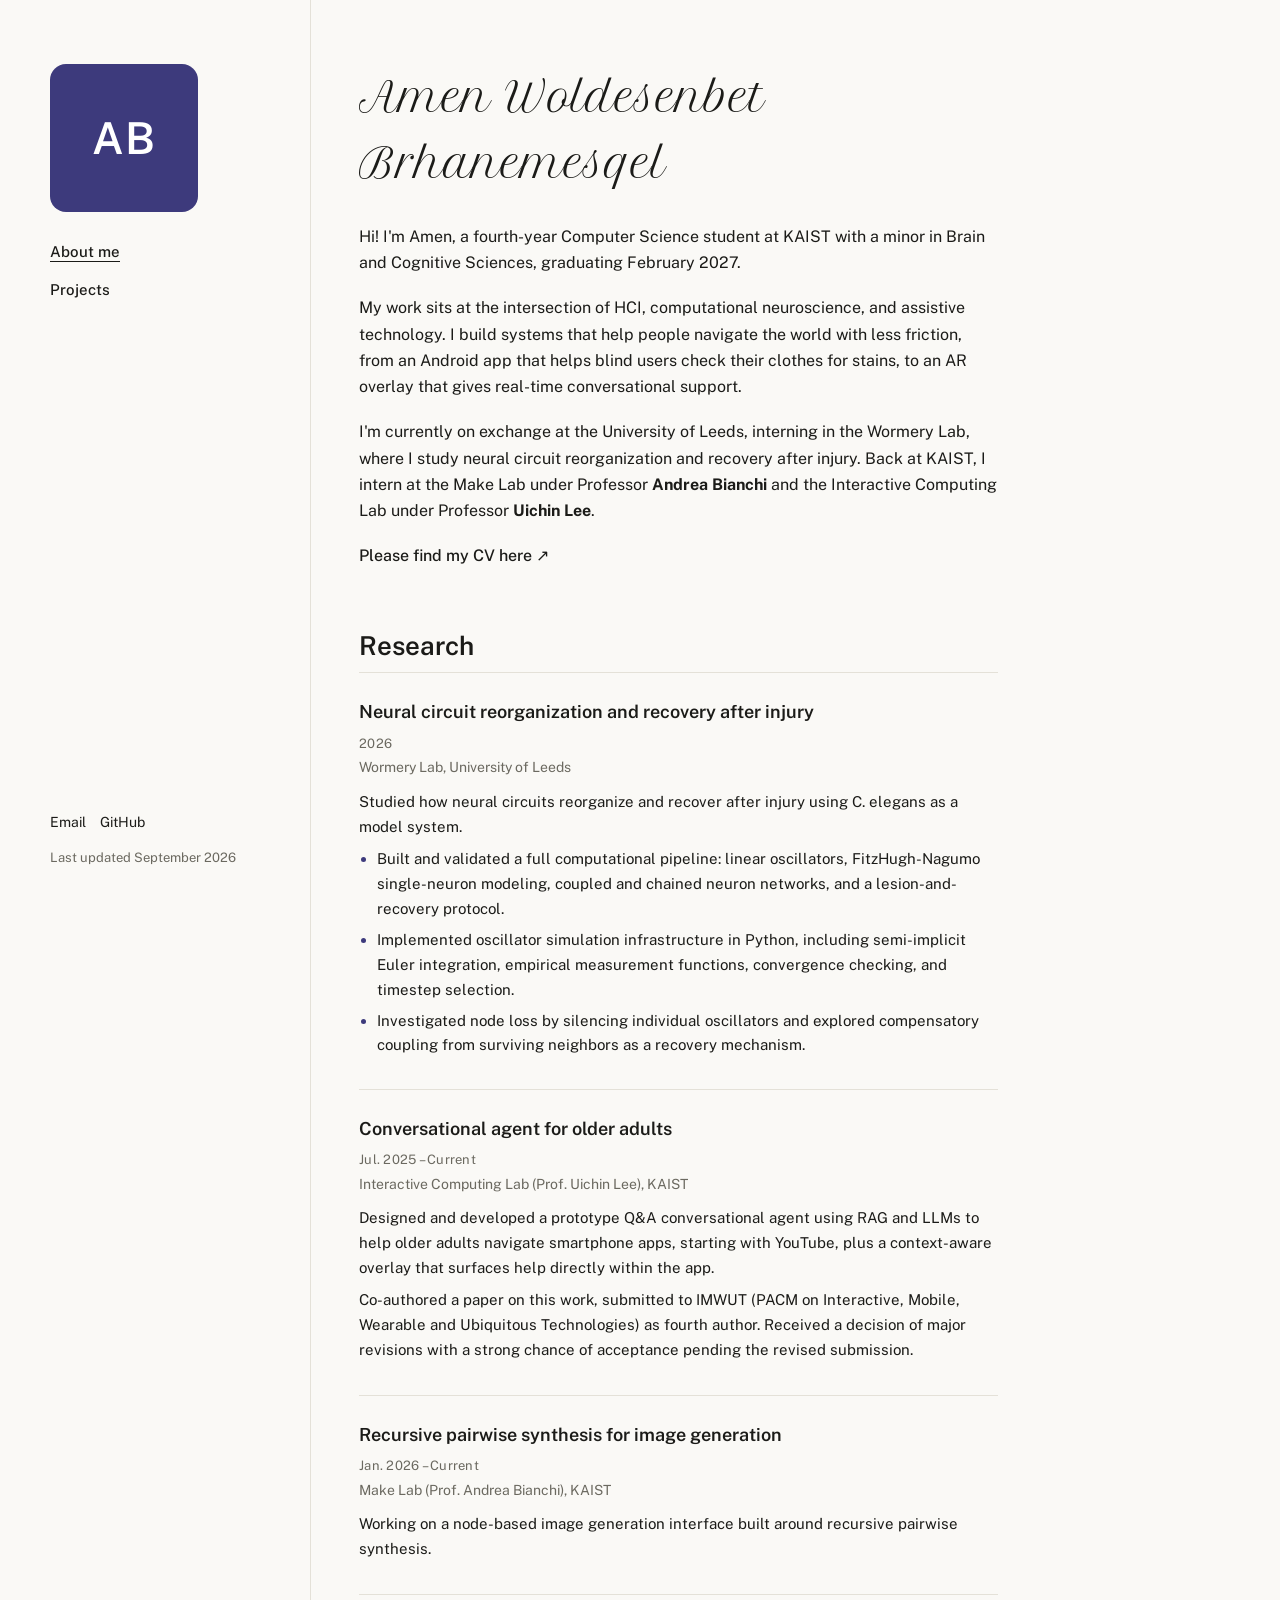
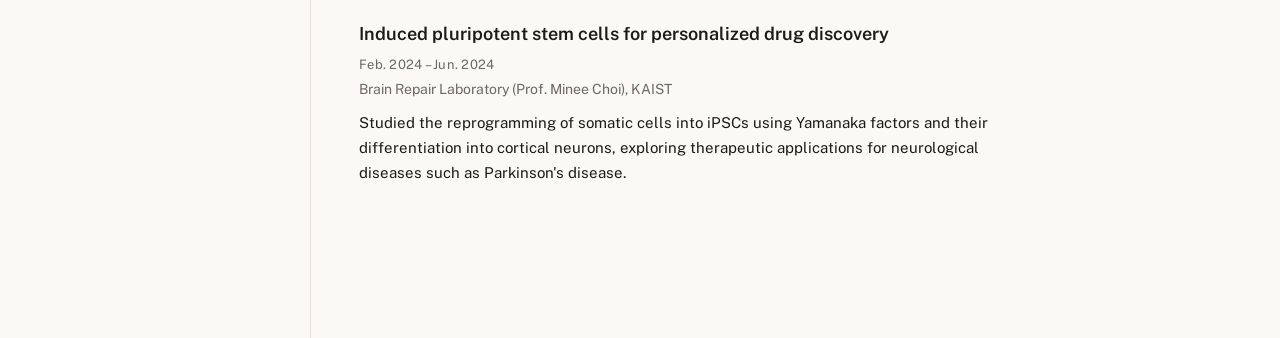
<file: index.html>
<!DOCTYPE html>
<html lang="en">
<head>
<meta charset="UTF-8">
<meta name="viewport" content="width=device-width, initial-scale=1.0">
<title>Amen Woldesenbet Brhanemesqel</title>
<link rel="preconnect" href="https://fonts.googleapis.com">
<link rel="preconnect" href="https://fonts.gstatic.com" crossorigin>
<link href="https://fonts.googleapis.com/css2?family=Petit+Formal+Script&family=Public+Sans:ital,wght@0,400;0,500;0,600;1,400&display=swap" rel="stylesheet">
<link rel="stylesheet" href="style.css">
</head>
<body>

<div class="layout">

  <aside class="sidebar">
    <div class="avatar">AB</div>
    <nav>
      <a href="index.html" class="current">About me</a>
      <a href="projects.html">Projects</a>
    </nav>
    <div class="sidebar-footer">
      <div class="social-links">
        <a href="mailto:amita85412525@kaist.ac.kr">Email</a>
        <a href="https://github.com/amenwolde" target="_blank" rel="noopener">GitHub</a>
      </div>
      <div class="updated">Last updated September 2026</div>
    </div>
  </aside>

  <main>

    <section id="about">
      <p class="signature">Amen Woldesenbet Brhanemesqel</p>

      <p>Hi! I'm Amen, a fourth-year Computer Science student at KAIST with a minor in Brain and Cognitive Sciences, graduating February 2027.</p>

      <p>My work sits at the intersection of HCI, computational neuroscience, and assistive technology. I build systems that help people navigate the world with less friction, from an Android app that helps blind users check their clothes for stains, to an AR overlay that gives real-time conversational support.</p>

      <p>I'm currently on exchange at the University of Leeds, interning in the Wormery Lab, where I study neural circuit reorganization and recovery after injury. Back at KAIST, I intern at the Make Lab under Professor <strong>Andrea Bianchi</strong> and the Interactive Computing Lab under Professor <strong>Uichin Lee</strong>.</p>

      <p class="lead-link">Please find my CV here ↗</p>
    </section>

    <section id="research">
      <h2>Research</h2>

      <div class="entry">
        <h3>Neural circuit reorganization and recovery after injury</h3>
        <div class="meta">2026</div>
        <div class="place">Wormery Lab, University of Leeds</div>
        <p>Studied how neural circuits reorganize and recover after injury using C. elegans as a model system.</p>
        <ul>
          <li>Built and validated a full computational pipeline: linear oscillators, FitzHugh-Nagumo single-neuron modeling, coupled and chained neuron networks, and a lesion-and-recovery protocol.</li>
          <li>Implemented oscillator simulation infrastructure in Python, including semi-implicit Euler integration, empirical measurement functions, convergence checking, and timestep selection.</li>
          <li>Investigated node loss by silencing individual oscillators and explored compensatory coupling from surviving neighbors as a recovery mechanism.</li>
        </ul>
      </div>

      <div class="entry">
        <h3>Conversational agent for older adults</h3>
        <div class="meta">Jul. 2025 – Current</div>
        <div class="place">Interactive Computing Lab (Prof. Uichin Lee), KAIST</div>
        <p>Designed and developed a prototype Q&amp;A conversational agent using RAG and LLMs to help older adults navigate smartphone apps, starting with YouTube, plus a context-aware overlay that surfaces help directly within the app.</p>
        <p>Co-authored a paper on this work, submitted to IMWUT (PACM on Interactive, Mobile, Wearable and Ubiquitous Technologies) as fourth author. Received a decision of major revisions with a strong chance of acceptance pending the revised submission.</p>
      </div>

      <div class="entry">
        <h3>Recursive pairwise synthesis for image generation</h3>
        <div class="meta">Jan. 2026 – Current</div>
        <div class="place">Make Lab (Prof. Andrea Bianchi), KAIST</div>
        <p>Working on a node-based image generation interface built around recursive pairwise synthesis.</p>
      </div>

      <div class="entry">
        <h3>Induced pluripotent stem cells for personalized drug discovery</h3>
        <div class="meta">Feb. 2024 – Jun. 2024</div>
        <div class="place">Brain Repair Laboratory (Prof. Minee Choi), KAIST</div>
        <p>Studied the reprogramming of somatic cells into iPSCs using Yamanaka factors and their differentiation into cortical neurons, exploring therapeutic applications for neurological diseases such as Parkinson's disease.</p>
      </div>
    </section>

  </main>

</div>

</body>
</html>
</file>
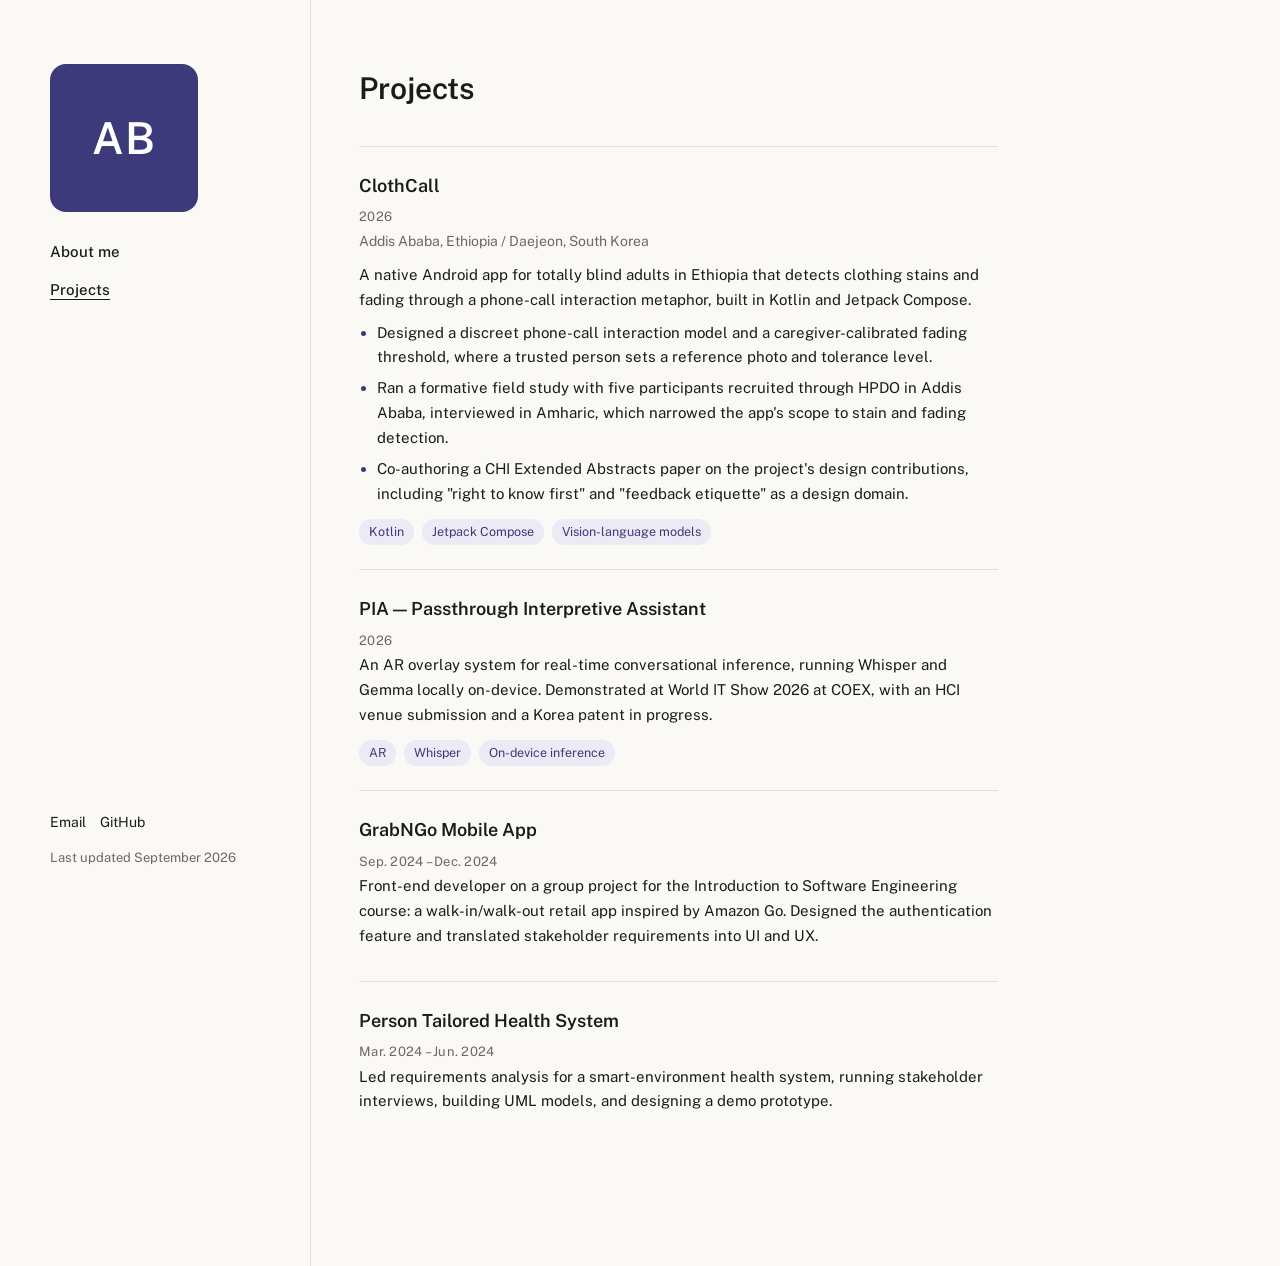
<file: projects.html>
<!DOCTYPE html>
<html lang="en">
<head>
<meta charset="UTF-8">
<meta name="viewport" content="width=device-width, initial-scale=1.0">
<title>Projects — Amen Woldesenbet Brhanemesqel</title>
<link rel="preconnect" href="https://fonts.googleapis.com">
<link rel="preconnect" href="https://fonts.gstatic.com" crossorigin>
<link href="https://fonts.googleapis.com/css2?family=Petit+Formal+Script&family=Public+Sans:ital,wght@0,400;0,500;0,600;1,400&display=swap" rel="stylesheet">
<link rel="stylesheet" href="style.css">
</head>
<body>

<div class="layout">

  <aside class="sidebar">
    <div class="avatar">AB</div>
    <nav>
      <a href="index.html">About me</a>
      <a href="projects.html" class="current">Projects</a>
    </nav>
    <div class="sidebar-footer">
      <div class="social-links">
        <a href="mailto:amita85412525@kaist.ac.kr">Email</a>
        <a href="https://github.com/amenwolde" target="_blank" rel="noopener">GitHub</a>
      </div>
      <div class="updated">Last updated September 2026</div>
    </div>
  </aside>

  <main>

    <h1 class="page-title">Projects</h1>

    <section id="projects">

      <div class="entry">
        <h3>ClothCall</h3>
        <div class="meta">2026</div>
        <div class="place">Addis Ababa, Ethiopia / Daejeon, South Korea</div>
        <p>A native Android app for totally blind adults in Ethiopia that detects clothing stains and fading through a phone-call interaction metaphor, built in Kotlin and Jetpack Compose.</p>
        <ul>
          <li>Designed a discreet phone-call interaction model and a caregiver-calibrated fading threshold, where a trusted person sets a reference photo and tolerance level.</li>
          <li>Ran a formative field study with five participants recruited through HPDO in Addis Ababa, interviewed in Amharic, which narrowed the app's scope to stain and fading detection.</li>
          <li>Co-authoring a CHI Extended Abstracts paper on the project's design contributions, including "right to know first" and "feedback etiquette" as a design domain.</li>
        </ul>
        <div class="tag-row">
          <span class="tag">Kotlin</span>
          <span class="tag">Jetpack Compose</span>
          <span class="tag">Vision-language models</span>
        </div>
      </div>

      <div class="entry">
        <h3>PIA — Passthrough Interpretive Assistant</h3>
        <div class="meta">2026</div>
        <p>An AR overlay system for real-time conversational inference, running Whisper and Gemma locally on-device. Demonstrated at World IT Show 2026 at COEX, with an HCI venue submission and a Korea patent in progress.</p>
        <div class="tag-row">
          <span class="tag">AR</span>
          <span class="tag">Whisper</span>
          <span class="tag">On-device inference</span>
        </div>
      </div>

      <div class="entry">
        <h3>GrabNGo Mobile App</h3>
        <div class="meta">Sep. 2024 – Dec. 2024</div>
        <p>Front-end developer on a group project for the Introduction to Software Engineering course: a walk-in/walk-out retail app inspired by Amazon Go. Designed the authentication feature and translated stakeholder requirements into UI and UX.</p>
      </div>

      <div class="entry">
        <h3>Person Tailored Health System</h3>
        <div class="meta">Mar. 2024 – Jun. 2024</div>
        <p>Led requirements analysis for a smart-environment health system, running stakeholder interviews, building UML models, and designing a demo prototype.</p>
      </div>

    </section>

  </main>

</div>

</body>
</html>
</file>
<file: style.css>
:root {
  --ink: #1B1B18;
  --muted: #6B6960;
  --hair: #E4E1D8;
  --bg: #FAF9F6;
  --card: #FFFFFF;
  --accent: #3D3A7C;
  --accent-soft: #EBEAF5;
}

* { box-sizing: border-box; }

body {
  margin: 0;
  background: var(--bg);
  color: var(--ink);
  font-family: 'Public Sans', -apple-system, BlinkMacSystemFont, sans-serif;
  font-size: 16px;
  line-height: 1.65;
  -webkit-font-smoothing: antialiased;
}

a { color: var(--accent); text-decoration: none; }
a:hover { text-decoration: underline; }

.layout {
  display: grid;
  grid-template-columns: 260px 1fr;
  max-width: 1180px;
  margin: 0 auto;
  min-height: 100vh;
}

.sidebar {
  position: sticky;
  top: 0;
  align-self: start;
  height: 100vh;
  padding: 4rem 2rem 2rem 0;
  display: flex;
  flex-direction: column;
}

.avatar {
  width: 148px;
  height: 148px;
  border-radius: 16px;
  background: var(--accent);
  color: #fff;
  display: flex;
  align-items: center;
  justify-content: center;
  font-family: 'Public Sans', sans-serif;
  font-weight: 600;
  font-size: 44px;
  letter-spacing: 1px;
  margin-bottom: 1.75rem;
}

nav {
  display: flex;
  flex-direction: column;
  gap: 0.85rem;
}

nav a {
  color: var(--ink);
  font-weight: 500;
  font-size: 15px;
}

nav a:hover { color: var(--accent); text-decoration: none; }
nav a.current { text-decoration: underline; text-underline-offset: 4px; }

.sidebar-footer {
  margin-top: auto;
  padding-top: 2rem;
}

.social-links {
  display: flex;
  gap: 14px;
  flex-wrap: wrap;
  font-size: 14px;
}

.social-links a { color: var(--ink); }
.social-links a:hover { color: var(--accent); }

.updated {
  margin-top: 0.75rem;
  font-size: 13px;
  color: var(--muted);
}

main {
  padding: 4rem 2rem 6rem 3rem;
  border-left: 1px solid var(--hair);
  max-width: 720px;
}

.signature {
  font-family: 'Petit Formal Script', cursive;
  font-size: 40px;
  font-weight: 400;
  margin: 0 0 1.75rem;
  color: var(--ink);
}

.page-title {
  font-size: 30px;
  font-weight: 600;
  margin: 0 0 2rem;
}

p {
  margin: 0 0 1.15rem;
  color: var(--ink);
}

p.lead-link {
  font-weight: 500;
}

section { margin-bottom: 3.5rem; }

h2 {
  font-size: 26px;
  font-weight: 600;
  margin: 0 0 0.25rem;
}

.entry {
  border-top: 1px solid var(--hair);
  padding: 1.5rem 0;
}

.entry:last-child { padding-bottom: 0; }

.entry h3 {
  font-size: 18px;
  font-weight: 600;
  margin: 0 0 0.35rem;
}

.entry .meta {
  font-size: 13px;
  letter-spacing: 0.02em;
  color: var(--muted);
  margin-bottom: 0.15rem;
}

.entry .place {
  font-size: 14px;
  color: var(--muted);
  margin-bottom: 0.65rem;
}

.entry p { margin-bottom: 0.5rem; font-size: 15px; }

.entry ul {
  margin: 0.5rem 0 0;
  padding-left: 1.15rem;
}

.entry ul li {
  margin-bottom: 0.4rem;
  font-size: 15px;
}

.entry ul li::marker { color: var(--accent); }

.tag-row {
  display: flex;
  flex-wrap: wrap;
  gap: 8px;
  margin-top: 0.75rem;
}

.tag {
  font-size: 12.5px;
  color: var(--accent);
  background: var(--accent-soft);
  padding: 3px 10px;
  border-radius: 20px;
}

@media (max-width: 800px) {
  .layout { grid-template-columns: 1fr; }
  .sidebar {
    position: relative;
    height: auto;
    padding: 2.5rem 1.5rem 1.5rem;
    flex-direction: row;
    align-items: center;
    gap: 1.5rem;
  }
  .avatar { width: 84px; height: 84px; font-size: 26px; margin-bottom: 0; border-radius: 12px; }
  nav { flex-direction: row; flex-wrap: wrap; gap: 1.25rem; }
  .sidebar-footer { display: none; }
  main { padding: 2.5rem 1.5rem 4rem; border-left: none; border-top: 1px solid var(--hair); max-width: 100%; }
  .signature { font-size: 32px; }
}
</file>
